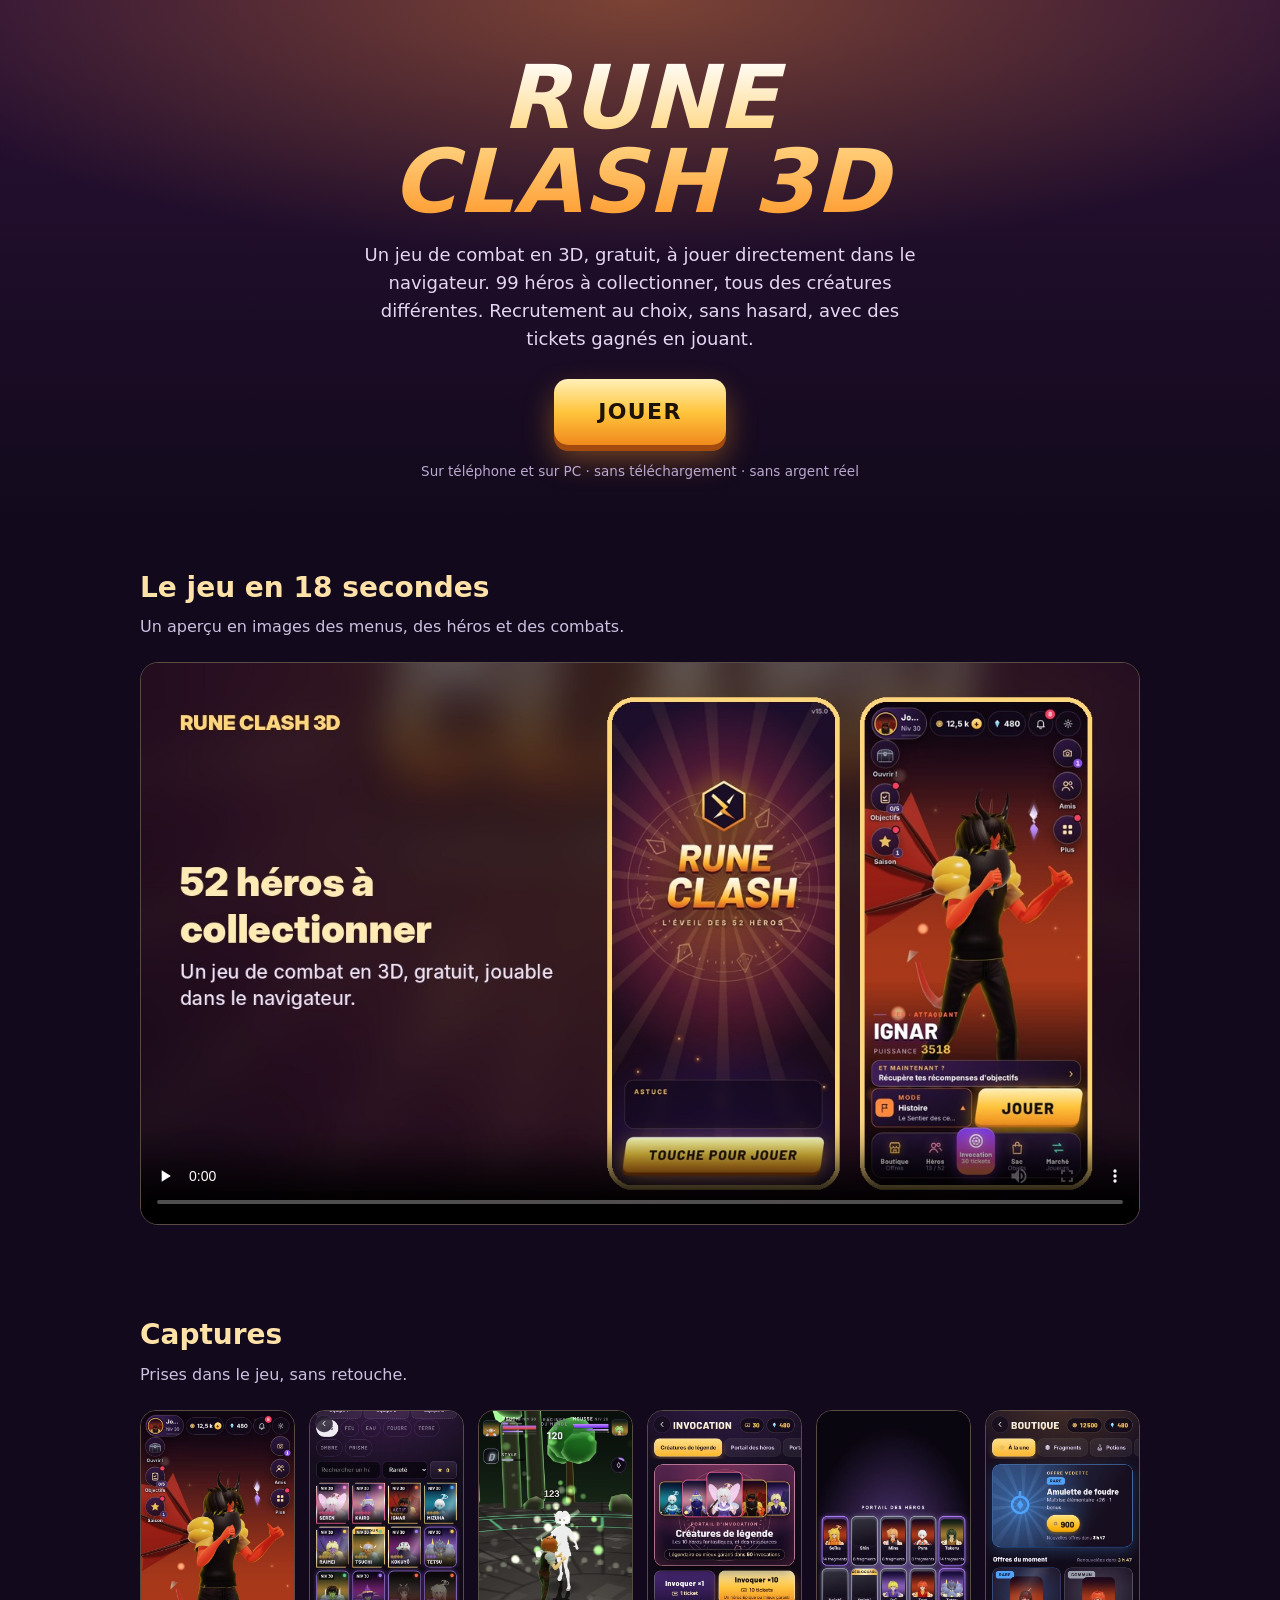
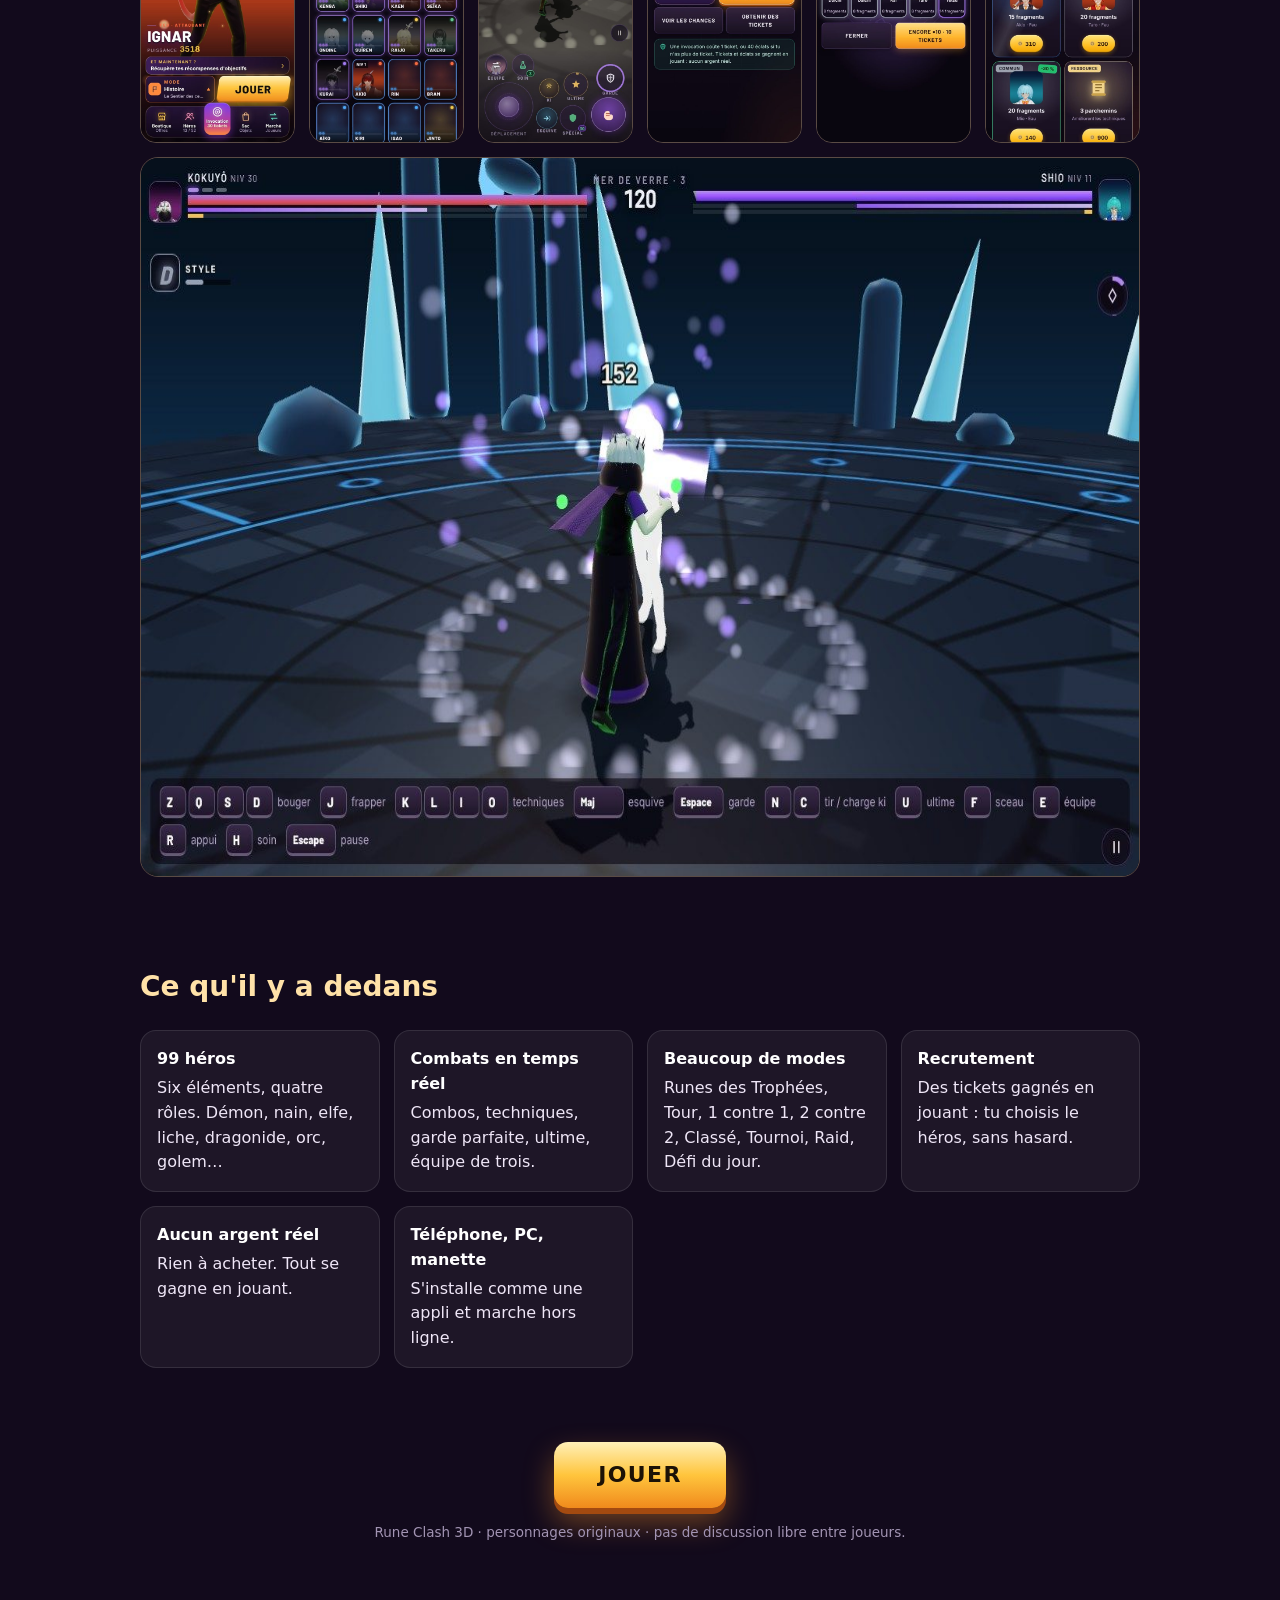
<file: presentation.html>
<!DOCTYPE html>
<html lang="fr"><head><meta charset="utf-8"><meta name="viewport" content="width=device-width, initial-scale=1">
<title>Rune Clash 3D — jeu de combat gratuit dans le navigateur</title>
<meta name="description" content="99 héros à collectionner, tous des créatures différentes. Recrutement au choix, sans hasard, avec des tickets gagnés en jouant. Combats en 3D, sur téléphone et sur PC, sans argent réel.">
<style>
*{box-sizing:border-box}body{margin:0;font:16px/1.55 system-ui,-apple-system,"Segoe UI",Roboto,sans-serif;color:#efe6f7;background:#120a1c}
a{color:inherit}.wrap{max-width:1040px;margin:0 auto;padding:0 20px}
header{background:radial-gradient(90% 70% at 50% 0,rgba(255,150,50,.38),transparent 70%),linear-gradient(180deg,#2a1036,#120a1c);padding:56px 0 40px;text-align:center}
h1{margin:0;font-size:clamp(44px,10vw,88px);line-height:.95;font-weight:900;font-style:italic;letter-spacing:.01em;background:linear-gradient(180deg,#fff,#ffd98a 45%,#ff9a2e);-webkit-background-clip:text;background-clip:text;color:transparent}
header p{max-width:560px;margin:18px auto 26px;font-size:18px;color:#e4d6f2}
.play{display:inline-block;padding:16px 44px;border-radius:14px;font-weight:900;font-size:22px;letter-spacing:.06em;text-decoration:none;color:#1c1206;background:linear-gradient(180deg,#fff0b8,#ffc53d 50%,#f08a1c);box-shadow:0 6px 0 #a34a10,0 14px 30px rgba(255,150,40,.4)}
.play:focus-visible{outline:3px solid #fff;outline-offset:4px}.small{display:block;margin-top:16px;font-size:13.5px;color:#b9a8cf}
section{padding:44px 0}h2{font-size:28px;margin:0 0 6px;color:#ffe2a8}section>.wrap>p{margin:0 0 22px;color:#cdbfe0;max-width:640px}
video,.wide{width:100%;border-radius:18px;border:1px solid rgba(255,224,160,.3);display:block}
.shots{display:grid;grid-template-columns:repeat(auto-fit,minmax(150px,1fr));gap:14px}.shots img{width:100%;height:auto;border-radius:16px;border:1px solid rgba(255,224,160,.3);display:block}
.feat{display:grid;grid-template-columns:repeat(auto-fit,minmax(220px,1fr));gap:14px;padding:0;margin:0;list-style:none}.feat li{padding:16px;border-radius:16px;background:rgba(255,255,255,.05);border:1px solid rgba(255,255,255,.1)}.feat b{display:block;color:#fff;margin-bottom:4px}
footer{padding:30px 0 50px;text-align:center;font-size:13.5px;color:#a294b3}
</style></head><body>
<header><div class="wrap"><h1>RUNE<br>CLASH 3D</h1><p>Un jeu de combat en 3D, gratuit, à jouer directement dans le navigateur. 99 héros à collectionner, tous des créatures différentes. Recrutement au choix, sans hasard, avec des tickets gagnés en jouant.</p>
<a class="play" href="./">JOUER</a><span class="small">Sur téléphone et sur PC · sans téléchargement · sans argent réel</span></div></header>
<section><div class="wrap"><h2>Le jeu en 18 secondes</h2><p>Un aperçu en images des menus, des héros et des combats.</p>
<video controls preload="none" poster="pres/affiche.jpg" src="pres/presentation.mp4" aria-label="Présentation de Rune Clash 3D en images"></video></div></section>
<section><div class="wrap"><h2>Captures</h2><p>Prises dans le jeu, sans retouche.</p>
<div class="shots"><img src="pres/2-accueil.jpg" alt="Accueil du jeu avec le héros Ignar, gardien de braise" loading="lazy" width="540" height="1169"><img src="pres/3-heros.jpg" alt="Collection des héros" loading="lazy" width="540" height="1169"><img src="pres/7-combat.jpg" alt="Combat en 3D sur téléphone" loading="lazy" width="540" height="1169"><img src="pres/4-invocation.jpg" alt="Écran des invocations" loading="lazy" width="540" height="1169"><img src="pres/5-tirage.jpg" alt="Résultat d'une invocation de dix" loading="lazy" width="540" height="1169"><img src="pres/6-boutique.jpg" alt="Boutique du jeu" loading="lazy" width="540" height="1169"></div>
<img class="wide" style="margin-top:14px" src="pres/combat-pc.jpg" alt="Combat en 3D sur ordinateur, au clavier" loading="lazy" width="1280" height="720"></div></section>
<section><div class="wrap"><h2>Ce qu'il y a dedans</h2><p></p><ul class="feat">
<li><b>99 héros</b>Six éléments, quatre rôles. Démon, nain, elfe, liche, dragonide, orc, golem…</li>
<li><b>Combats en temps réel</b>Combos, techniques, garde parfaite, ultime, équipe de trois.</li>
<li><b>Beaucoup de modes</b>Runes des Trophées, Tour, 1 contre 1, 2 contre 2, Classé, Tournoi, Raid, Défi du jour.</li>
<li><b>Recrutement</b>Des tickets gagnés en jouant : tu choisis le héros, sans hasard.</li>
<li><b>Aucun argent réel</b>Rien à acheter. Tout se gagne en jouant.</li>
<li><b>Téléphone, PC, manette</b>S'installe comme une appli et marche hors ligne.</li></ul></div></section>
<footer><div class="wrap"><a class="play" href="./">JOUER</a><p>Rune Clash 3D · personnages originaux · pas de discussion libre entre joueurs.</p></div></footer>
</body></html>
</file>
